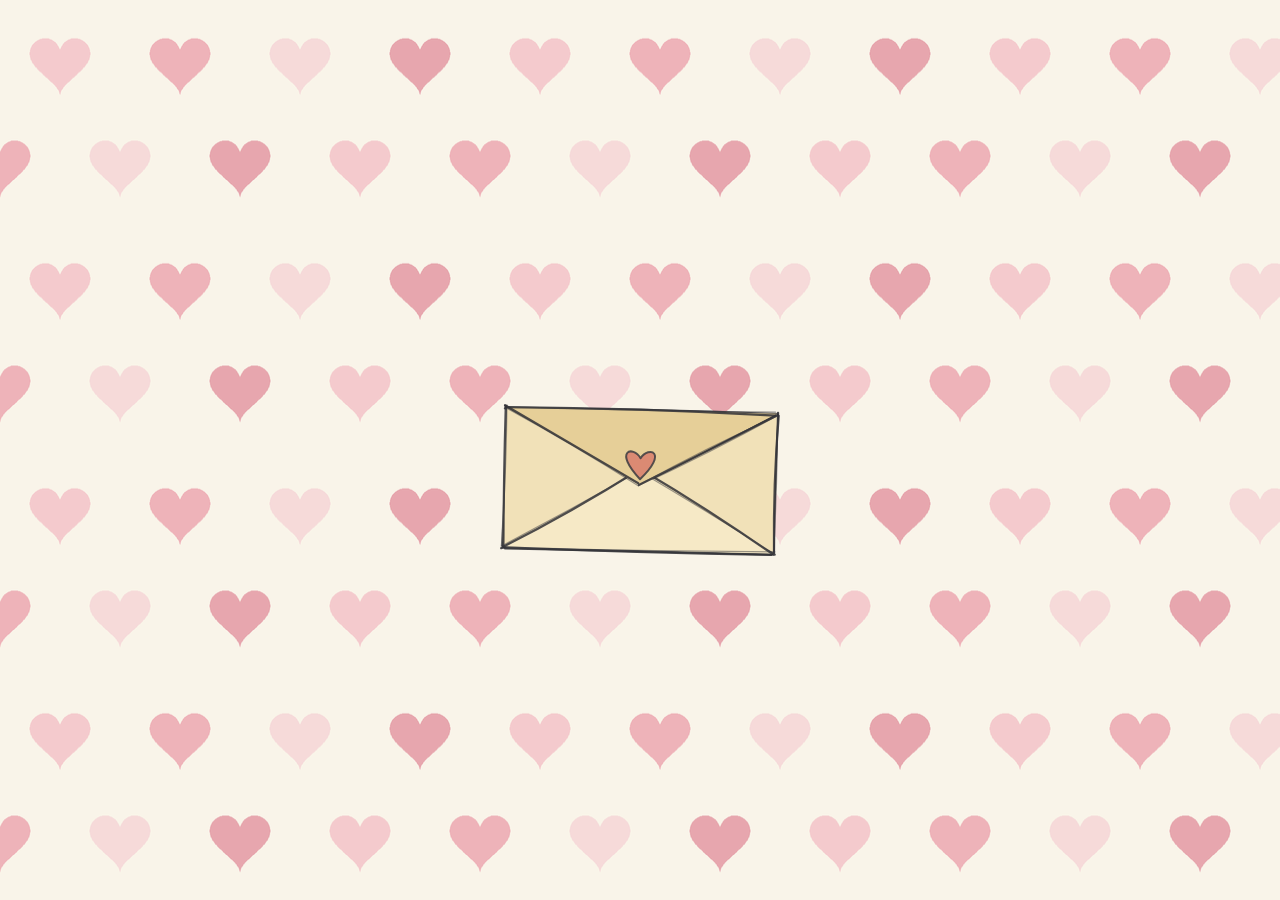
<file: index.html>
<!DOCTYPE html>
<html>

<head>
  <meta charset="utf-8">
  <meta name="viewport" content="width=device-width, initial-scale=1, viewport-fit=cover">
  <title>Estas invitado</title>
  <link href="style.css" rel="stylesheet">
</head>

<body>
  <div class="patron-container">
    <div class="patron-row"></div>
    <div class="patron-row"></div>
    <div class="patron-row"></div>
    <div class="patron-row"></div>
  </div>
  <canvas id="c" width="340" height="260"></canvas>

  <dialog id="box">
    <button id="close">Cerrar</button>
    <iframe id="page"></iframe>
  </dialog>

  <script src="script.js"></script>
</body>

</html>
</file>
<file: style.css>
:root {
    box-sizing: border-box;
    padding-top: env(safe-area-inset-top, 0px);
    padding-bottom: env(safe-area-inset-bottom, 0px);
    --color-bg: #f4efe3;

    --img-width: 1920px;
    --img-height: 220px;
    --time: 120s;
}

@media (max-width: 600px) {
    :root {
        --time: 80s;
        /* same visual speed on a smaller image */
    }
}

body {
    margin: 0;
    min-height: 100vh;
    display: flex;
    flex-direction: column;
    align-items: center;
    justify-content: center;
    background: var(--color-bg);
    color: #444;
    font-family: sans-serif;
}

canvas {
    max-width: 94%;
    cursor: pointer;
    z-index: 1;
}

p {
    font-size: 18px;
    margin-top: 8px;
    animation: pulse 1.6s ease-in-out infinite;
}

dialog {
    width: 80vw;
    max-width: none;
    height: 100dvh;
    max-height: none;
    margin: 0 auto;
    padding: 0;
    border: 3px solid #555;
    border-radius: 4px;
    background: var(--color-bg);
    overflow: hidden;
    z-index: 99;
}

dialog::backdrop {
    background: rgba(40, 35, 30, .55);
}

iframe {
    width: 100%;
    height: 100%;
    border: 0;
    background: var(--color-bg);
    display: block;
}

button {
    position: absolute;
    top: 10px;
    right: 10px;
    padding: 6px 14px;
    font-size: 16px;
    border: 2px solid #555;
    border-radius: 6px;
    background: var(--color-bg);
    color: #444;
    cursor: pointer;
}

.patron-container {
    position: fixed;
    top: 0;
    /* Asegura que empiece arriba */
    left: 0;
    /* Asegura que empiece a la izquierda */
    display: flex;
    flex-direction: column;
    width: 100vw;
    height: 100vh;
}

.patron-row {
    z-index: -1;
    flex: 1;
    width: 100%;
    max-height: 100%;
    background-image: url('./res/public/hearts_strip.png');
    background-repeat: repeat-x;
    opacity: 0.5;
    aspect-ratio: calc(var(--img-height) * (var(--img-width) / var(--img-height)));;
    background-size: var(--img-width) 100%;
    /* Centramos verticalmente la tira de imágenes dentro de la fila */
    background-position: 0 center;
    background-blend-mode: color;
    image-rendering: optimizeQuality;
}

dialog[open] {
    animation: pop .35s ease-out;
}

@keyframes pulse {
    50% {
        transform: scale(1.08);
        opacity: .6;
    }
}

@keyframes pop {
    from {
        transform: scale(.9) translateY(30px);
        opacity: 0;
    }
}

@media (prefers-reduced-motion: reduce) {

    p,
    dialog[open],
    .patron-row {
        /* También frena el fondo si el usuario prefiere sin movimiento */
        animation: none;
    }
}

@media (max-width:600px) {
    dialog {
        width: 100vw;
    }
}

/* --- CONFIGURACIÓN DE LAS ANIMACIONES ALTERNAS --- */
.patron-row:nth-child(odd) {
    animation: moveLeft var(--time) linear infinite;
}

.patron-row:nth-child(even) {
    animation: moveRight var(--time) linear infinite;
}

/* Animación puramente horizontal hacia la IZQUIERDA */
@keyframes moveLeft {
    from {
        background-position-x: 0;
    }

    to {
        /* Valor negativo para desplazar hacia la izquierda de forma limpia */
        background-position-x: calc(-1 * var(--img-width));
    }
}

/* Animación puramente horizontal hacia la DERECHA */
@keyframes moveRight {
    from {
        background-position-x: 0;
    }

    to {
        background-position-x: var(--img-width);
    }
}
</file>
